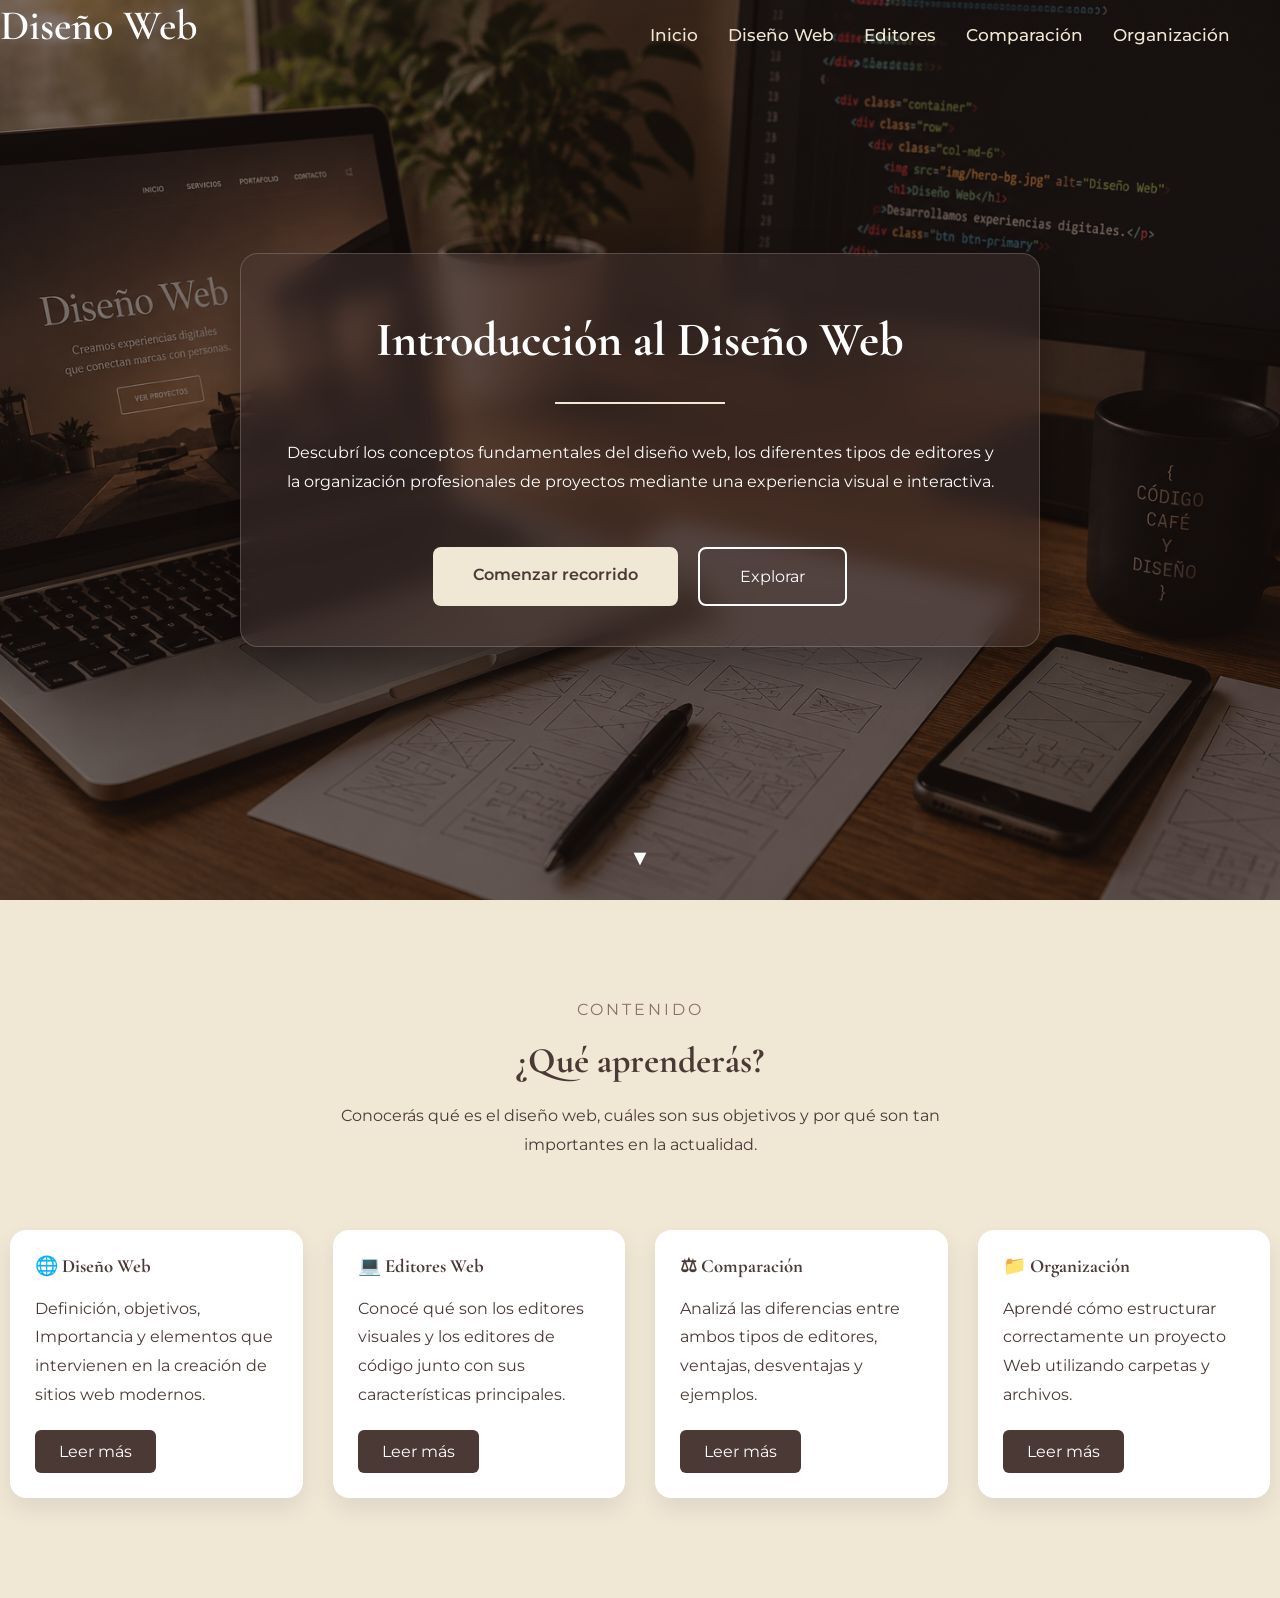
<file: index.html>
<!DOCTYPE html>
<html lang="es"> 

<head> 

    <meta charset="UTF-8">
    <meta name="viewport" content="width=device-width, initial-scale=1.0">

    <title>Introducción al Diseño Web</title>

    <link rel="stylesheet" href="css/estilos.css">

    <link rel="preconnect" href="https://fonts.googleapis.com">

    <link rel="preconnect" href="https://fonts.gstatic.com" crossorigin>

    <link href="https://fonts.googleapis.com/css2?family=Cormorant+Garamond:wght@600;700&family=Montserrat:wght@300;400;500;600&display=swap" rel="stylesheet">
    
</head>

<body>

    <header class="hero">

        <h2 class="logo">
            Diseño Web
        </h2>

        <nav class="menu">

            <a href="index.html" class="btn-nav">Inicio</a>

            <a href="disenoweb.html" class="btn-nav">Diseño Web</a>

            <a href="editores.html" class="btn-nav">Editores</a>

            <a href="comparacion.html" class="btn-nav">Comparación</a>

            <a href="organizacion.html" class="btn-nav">Organización</a>

        </nav>

        <div class="hero-contenido">

            <div class="hero-box">

                <h1>Introducción al Diseño Web</h1>

                <div class="linea"></div>

                <p>
                    Descubrí los conceptos fundamentales del diseño web,
                    los diferentes tipos de editores y la organización 
                    profesionales de proyectos mediante una experiencia
                    visual e interactiva.
                </p>

                <div class="hero-botones">

                    <a href="disenoweb.html" class="btn-principal">
                        Comenzar recorrido 
                    </a>

                    <a href="#contenido" class="btn-secundario">
                        Explorar
                    </a>

                </div>

            </div>

        </div>

        <div class="scroll">

            ▼

        </div>

    </header>

    <section id="contenido" class="contenido">
        <div class="titulo-seccion">

            <span>CONTENIDO</span>

            <h2>¿Qué aprenderás?</h2>

            <p>
                Conocerás qué es el diseño web, cuáles son sus objetivos y por qué son tan importantes en la actualidad.
            </p>

        </div>

        <div class="cards">
            <article class="card">

                <h3>🌐 Diseño Web</h3>


                <p>
                   Definición, objetivos, Importancia y elementos que
                   intervienen en la creación de sitios web modernos. 
                </p>

                <a href="disenoweb.html">Leer más</a>

            </article>

            <article class="card">

                <h3>💻 Editores Web</h3>

                <p>
                    Conocé qué son los editores visuales y los editores
                    de código junto con sus características principales.
                </p>

                <a href="editores.html">Leer más</a>

            </article>

            <article class="card">

                <h3>⚖ Comparación</h3>

                <p>
                    Analizá las diferencias entre ambos tipos de editores,
                    ventajas, desventajas y ejemplos.
                </p>

                <a href="comparacion.html">Leer más</a>

            </article>

            <article class="card">

                <h3>📁 Organización</h3>

                <p>
                    Aprendé cómo estructurar correctamente un proyecto Web
                    utilizando carpetas y archivos.
                </p>

                <a href="organizacion.html">Leer más</a>

            </article>
        </div>
    </section>

</body>

</html>
</file>
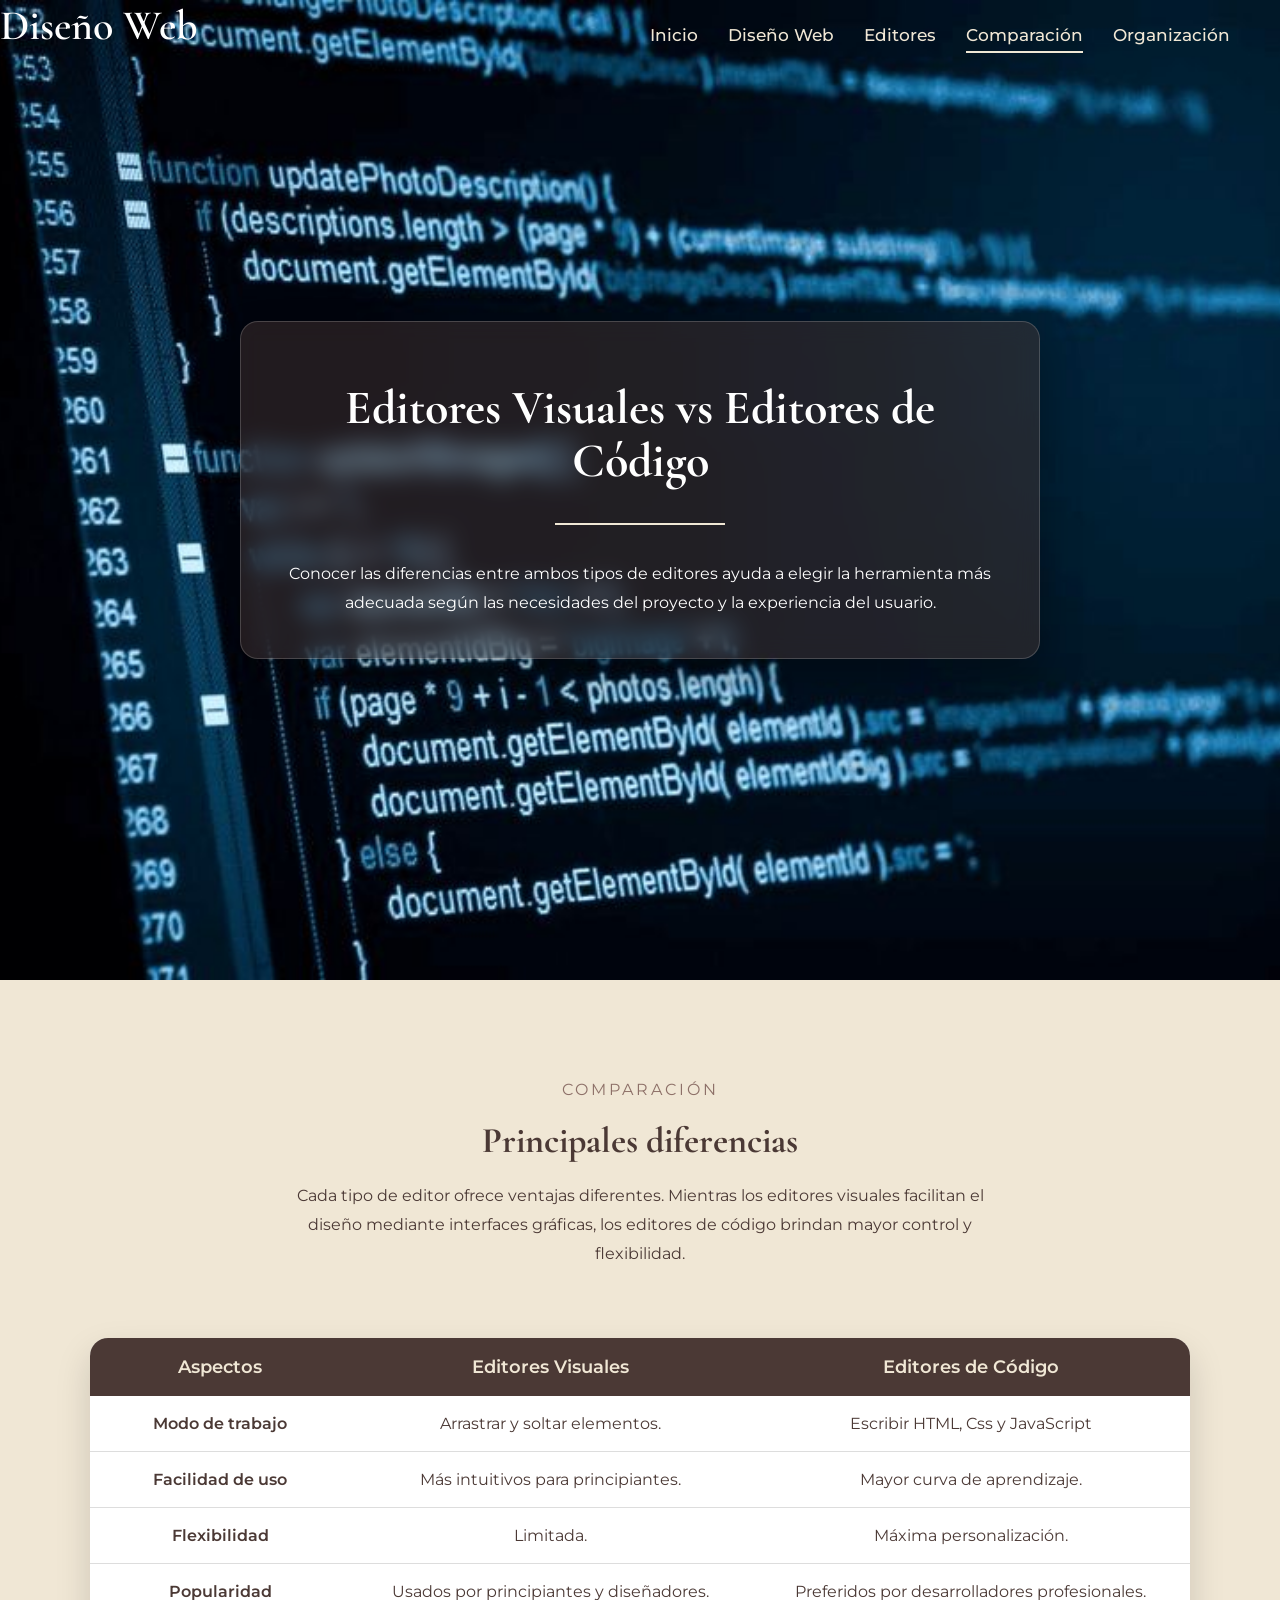
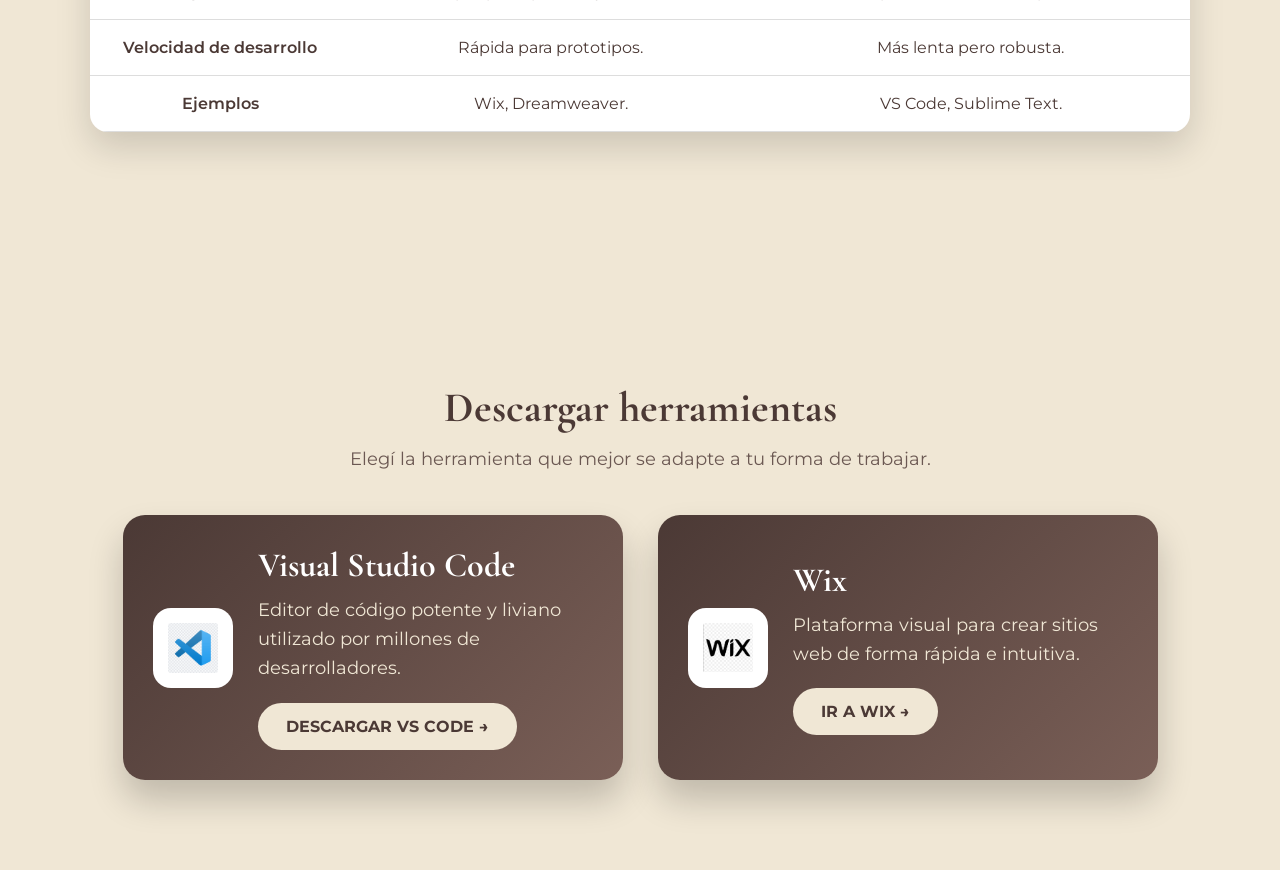
<file: comparacion.html>
<!DOCTYPE html>
<html lang="es">
    <head>
        <meta charset="UTF-8">
        <link rel="preconnect" href="https://fonts.googleapis.com">
        <link rel="preconnect" href="https://fonts.gstatic.com" crossorigin>
        <link href="https://fonts.googleapis.com/css2?family=Cormorant+Garamond:wght@600;700&family=Montserrat:wght@300;400;500;600&display=swap" rel="stylesheet">
        <link rel="stylesheet" href="css/estilos.css">
        <title>Comparación de Editores</title>
        <link rel="stylesheet" href="css/estilos.css">
    </head>

    <body>
        <header class="comparacion-hero">

            <div class="logo">
                Diseño Web
            </div>

            <nav class="menu">
                <a href="index.html" class="btn-nav">Inicio</a>
                <a href="disenoweb.html" class="btn-nav">Diseño Web</a>
                <a href="editores.html" class="btn-nav">Editores</a>
                <a href="comparacion.html" class="btn-nav activo">Comparación</a>
                <a href="organizacion.html" class="btn-nav">Organización</a>
            </nav>

            <div class="hero-contenido">
                <div class="hero-box">
                    <h1>Editores Visuales vs Editores de Código</h1>

                    <div class="linea"></div>

                    <p>
                        Conocer las diferencias entre ambos tipos de editores ayuda a elegir la 
                        herramienta más adecuada según las necesidades del proyecto y la experiencia del usuario.
                    </p>
                </div>
            </div>
        </header>

        <section class="contenido">
            <div class="titulo-seccion">
                <span>COMPARACIÓN</span>

                <h2>Principales diferencias</h2>
                <p>
                    Cada tipo de editor ofrece ventajas diferentes. Mientras los editores visuales facilitan el diseño mediante
                    interfaces gráficas, los editores de código brindan mayor control y flexibilidad.
                </p>
            </div>

            <table class="tabla-comparacion">
                <tr>
                    <th>Aspectos</th>
                    <th>Editores Visuales</th>
                    <th>Editores de Código</th>
                </tr>

                <tr>
                    <td>Modo de trabajo</td>
                    <td>Arrastrar y soltar elementos.</td>
                    <td>Escribir HTML, Css y JavaScript</td>
                </tr>

                <tr>
                    <td>Facilidad de uso</td>
                    <td>Más intuitivos para principiantes.</td>
                    <td>Mayor curva de aprendizaje.</td>
                </tr>

                <tr>
                    <td>Flexibilidad</td>
                    <td>Limitada.</td>
                    <td>Máxima personalización.</td>
                </tr>

                <tr>
                    <td>Popularidad</td>
                    <td>Usados por principiantes y diseñadores.</td>
                    <td>Preferidos por desarrolladores profesionales.</td>
                </tr>

                <tr>
                    <td>Velocidad de desarrollo</td>
                    <td>Rápida para prototipos.</td>
                    <td>Más lenta pero robusta.</td>
                </tr>

                <tr>
                    <td>Ejemplos</td>
                    <td>Wix, Dreamweaver.</td>
                    <td>VS Code, Sublime Text.</td>
                </tr>
            </table>
        </section>

        <section class="descargas">
            <h2>Descargar herramientas</h2>

            <p>
                Elegí la herramienta que mejor se adapte a tu forma de trabajar.
            </p>

            <div class="cards-descarga">

                <div class="card-descarga">
                    <img src="img/vscode-logo.png" alt="VS Code">

                    <div class="info-descarga">
                        <h3>Visual Studio Code</h3>

                        <p>
                            Editor de código potente y liviano utilizado por millones de desarrolladores.
                        </p>

                        <a href="https://code.visualstudio.com/download" target="_blank">
                        DESCARGAR VS CODE →
                        </a>
                    </div>
                </div>

                <div class="card-descarga">
                    <img src="img/wix-logo.png" alt="Wix">

                    <div class="info-descarga">
                        <h3>Wix</h3>

                        <p>
                            Plataforma visual para crear sitios web de forma rápida e intuitiva.
                        </p>

                        <a href="https://www.wix.com/" target="_blank">
                        IR A WIX →
                        </a>
                    </div>
                </div>
            </div>
        </section>
    </body>
</html>
</file>
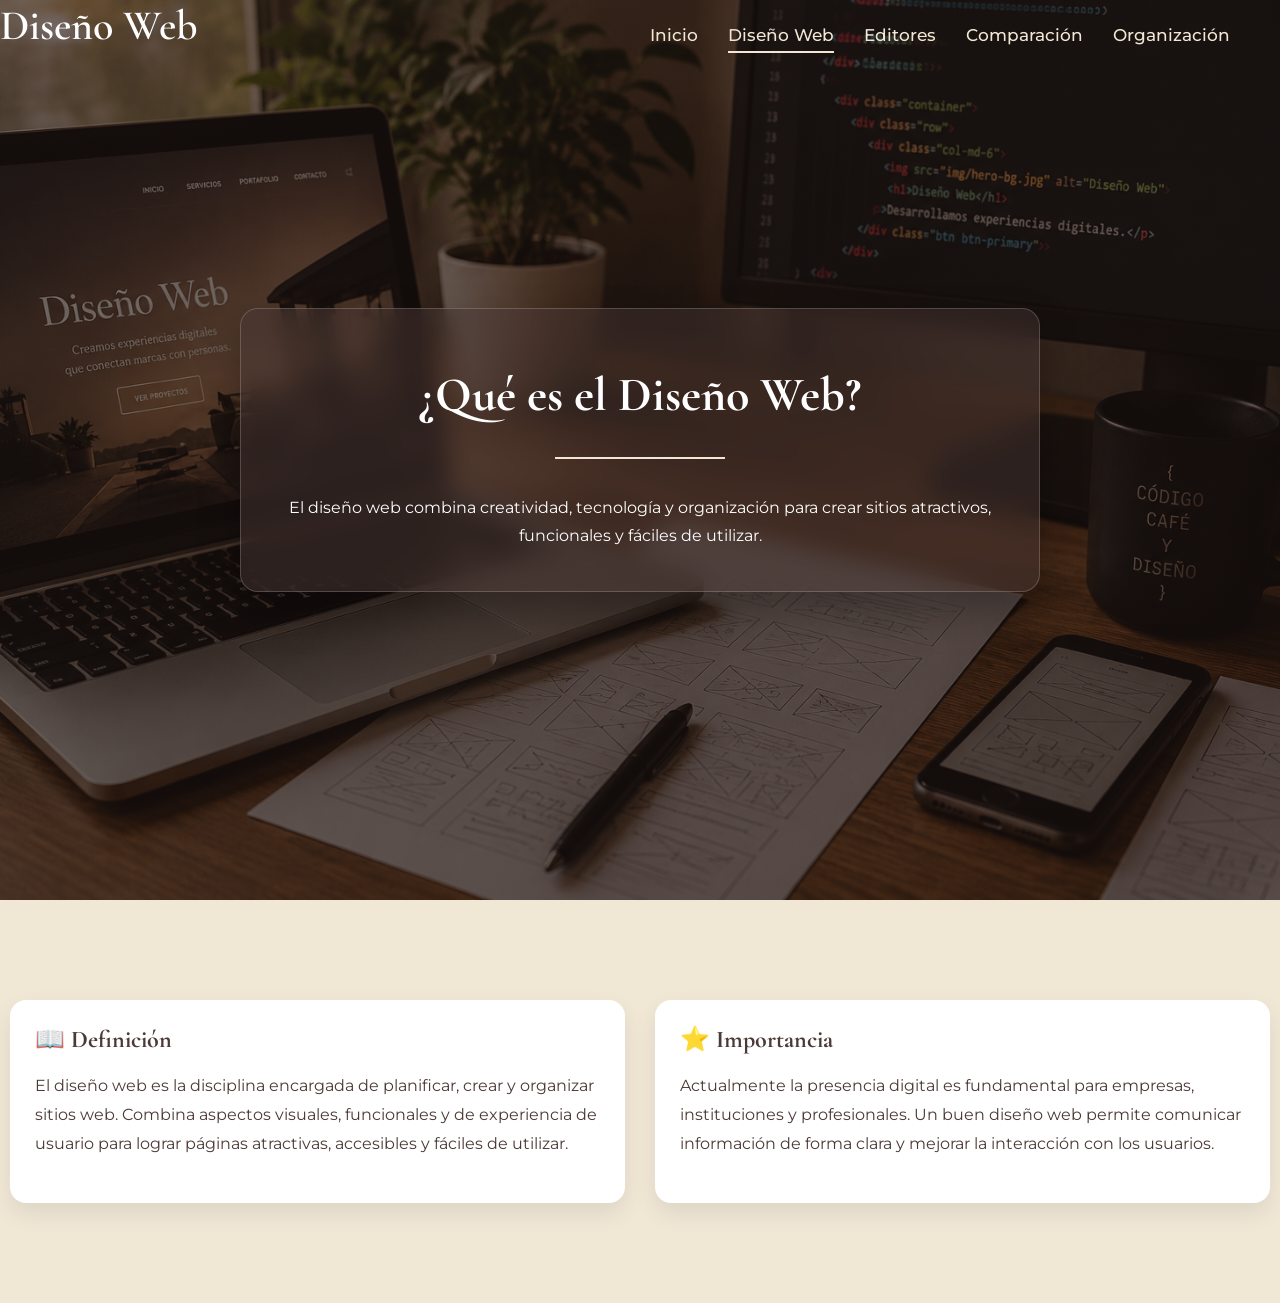
<file: disenoweb.html>
<!DOCTYPE html>
<html lang="es">
    <head>
        <meta charset="UTF-8">

        <title>Diseño Web</title>

        <link rel="stylesheet" href="css/estilos.css">

        <link rel="preconnect" href="https://fonts.googleapis.com">
        <link rel="preconnect" href="https://fonts.gstatic.com" crossorigin>

        <link href="https://fonts.googleapis.com/css2?family=Cormorant+Garamond:wght@600;700&family=Montserrat:wght@300;400;500;600&display=swap" rel="stylesheet">

    </head>

    <body>
        <header class="diseno-hero">
            <div class="logo">
                Diseño Web
            </div>

            <nav class="menu">
                <a href="index.html" class="btn-nav">Inicio</a>
                <a href="disenoweb.html" class="btn-nav activo">Diseño Web</a>
                <a href="editores.html" class="btn-nav">Editores</a>
                <a href="comparacion.html" class="btn-nav">Comparación</a>
                <a href="organizacion.html" class="btn-nav">Organización</a>
            </nav>

            <div class="hero-contenido">
                <div class="hero-box">

                    <h1>¿Qué es el Diseño Web?</h1>

                    <div class="linea"></div>

                    <p>
                        El diseño web combina creatividad, tecnología y organización
                        para crear sitios atractivos, funcionales y fáciles de utilizar.
                    </p>

                </div>
            </div>

        </header>

        <section class="contenido">
            <div class="cards">

                <div class="card">

                    <h2>📖 Definición</h2>

                    <p>
                     El diseño web es la disciplina encargada de planificar,
                     crear y organizar sitios web. Combina aspectos visuales,
                     funcionales y de experiencia de usuario para lograr páginas
                     atractivas, accesibles y fáciles de utilizar.
                    </p>

                    
                </div>

                <div class="card">
                    <h2>⭐ Importancia</h2>

                    <p>
                     Actualmente la presencia digital es fundamental para empresas,
                     instituciones y profesionales. Un buen diseño web permite
                     comunicar información de forma clara y mejorar la interacción 
                     con los usuarios. 
                    </p>

                </div>
            </div>
        </section>
    </body>
</html>
</file>
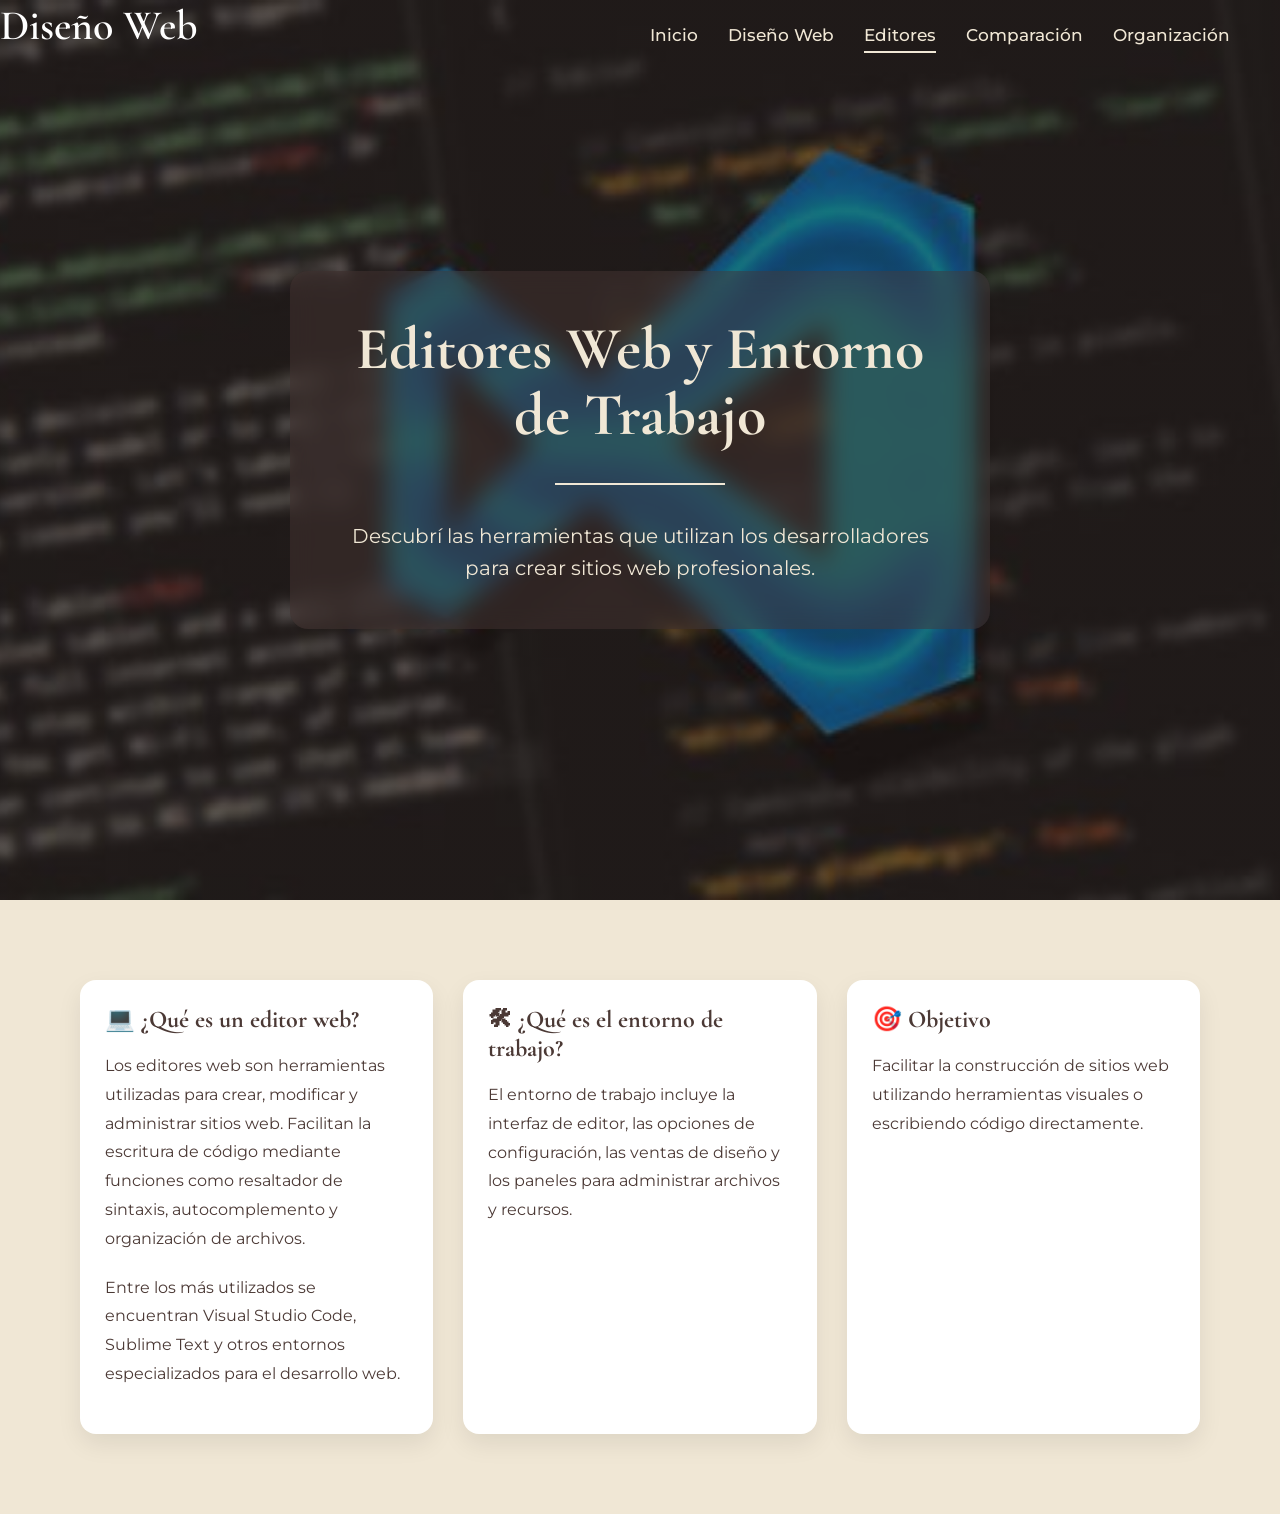
<file: editores.html>
<!DOCTYPE html>
<html lang="es">
    <head>
        <meta charset="UTF-8">
        <link rel="preconnect" href="https://fonts.googleapis.com">
        <link rel="preconnect" href="https://fonts.gstatic.com" crossorigin>
        <link href="https://fonts.googleapis.com/css2?family=Cormorant+Garamond:wght@600;700&family=Montserrat:wght@300;400;500;600&display=swap" rel="stylesheet">
        <title>Editores Web</title>
        <link rel="stylesheet" href="css/estilos.css">
    </head>

    <body>
        <header class="editores-hero">

            <div class="overlay">
                <h1>Editores Web y Entorno de Trabajo</h1>

                <div class="linea"></div>

                <p>
                    Descubrí las herramientas que utilizan los desarrolladores
                    para crear sitios web profesionales.
                </p>
            </div>
        </header>

        <nav class="menu">
            
            <div class="logo">
                Diseño Web
            </div>

            <a href="index.html" class="btn-nav">Inicio</a>
            <a href="disenoweb.html" class="btn-nav">Diseño Web</a>
            <a href="editores.html" class="btn-nav activo">Editores</a>
            <a href="comparacion.html" class="btn-nav">Comparación</a>
            <a href="organizacion.html" class="btn-nav">Organización</a>
        </nav>

        <main class="contenedor">

            <div class="cards">
                <article class="card">
                    <h2>💻 ¿Qué es un editor web?</h2>
                    <p>
                    Los editores web son herramientas utilizadas para crear,
                    modificar y administrar sitios web. Facilitan la escritura
                    de código mediante funciones como resaltador de sintaxis,
                    autocomplemento y organización de archivos.
                    </p>

                    <p>
                    Entre los más utilizados se encuentran Visual Studio Code, 
                    Sublime Text y otros entornos especializados para el desarrollo web.
                    </p>
                </article>
            

                <article class="card">
                    <h2>🛠 ¿Qué es el entorno de trabajo?</h2>
                    <p>
                    El entorno de trabajo incluye la interfaz de editor,
                    las opciones de configuración, las ventas de diseño 
                    y los paneles para administrar archivos y recursos.
                    </p>
                </article>

                <article class="card">
                    <h2>🎯 Objetivo</h2>
                    <p>
                    Facilitar la construcción de sitios web utilizando
                    herramientas visuales o escribiendo código directamente.
                    </p>
                </article>
            </div>
        </main>
    </body>
</html>
</file>
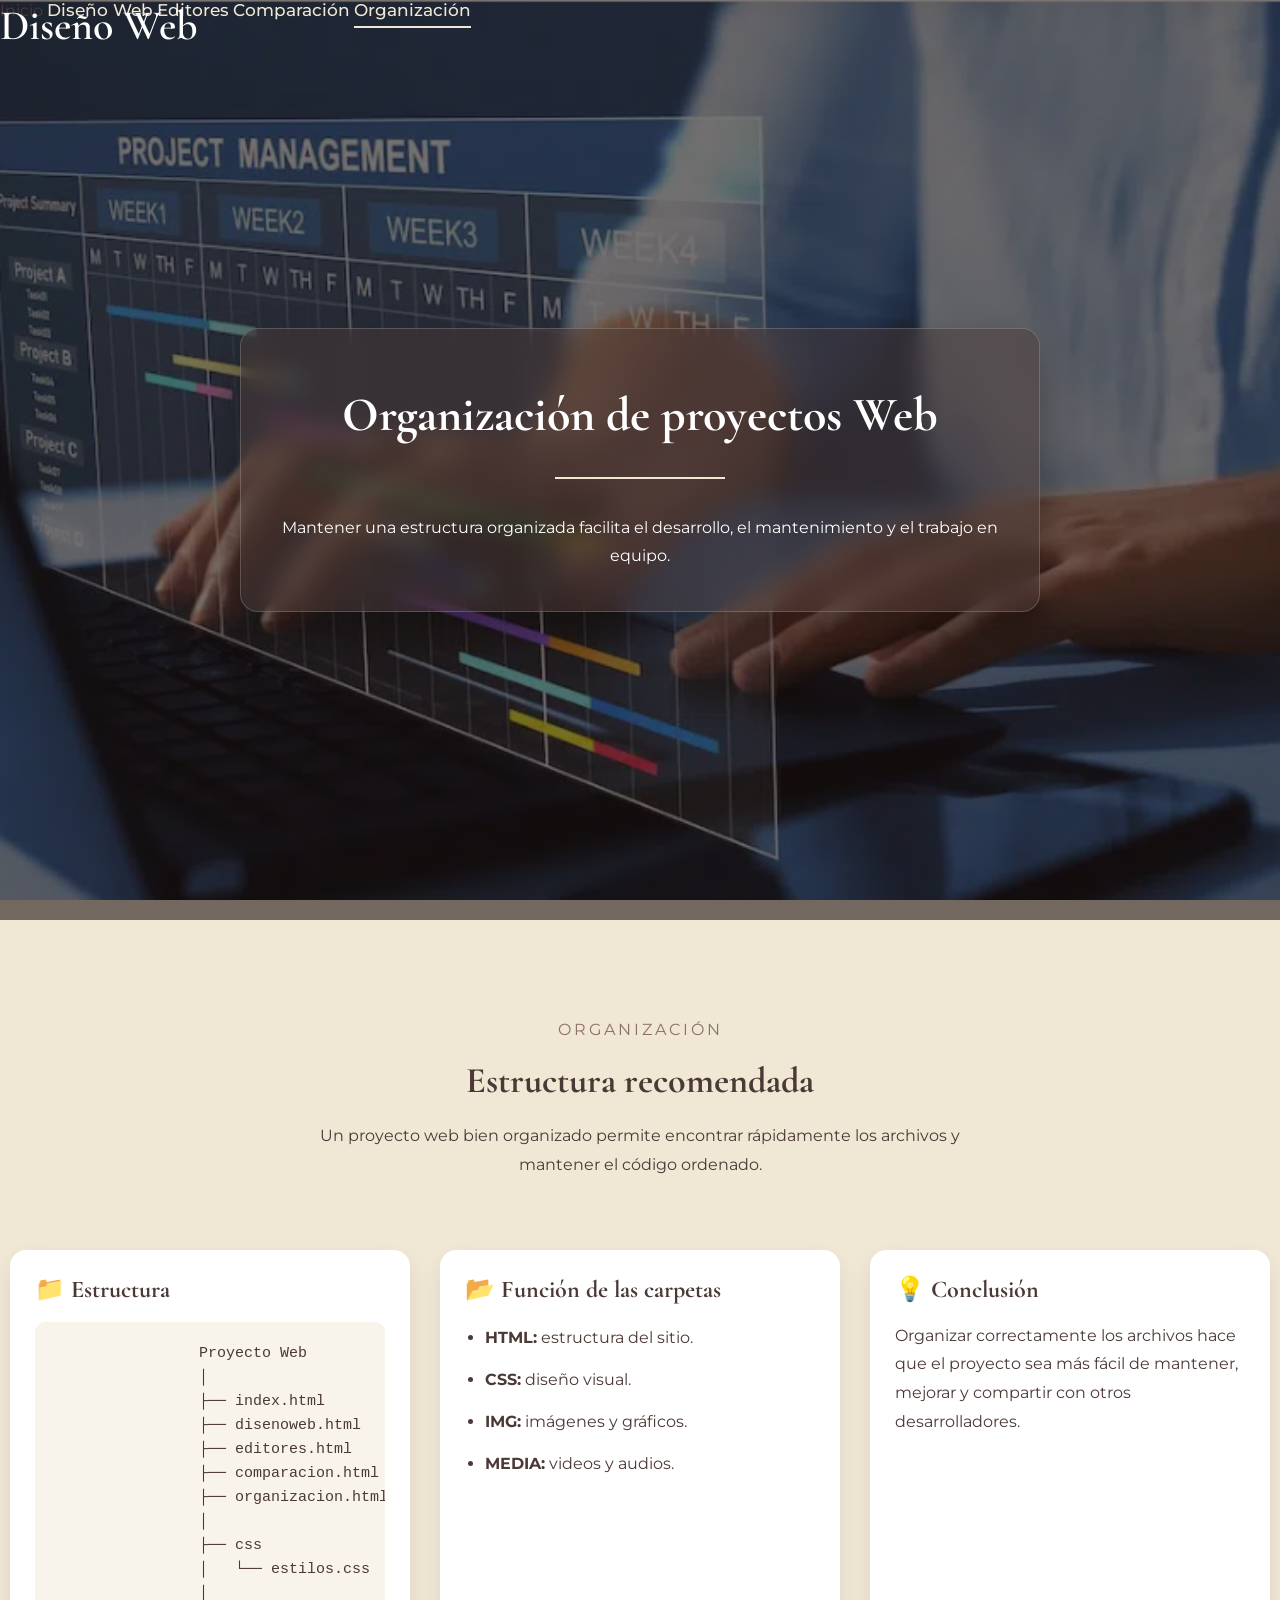
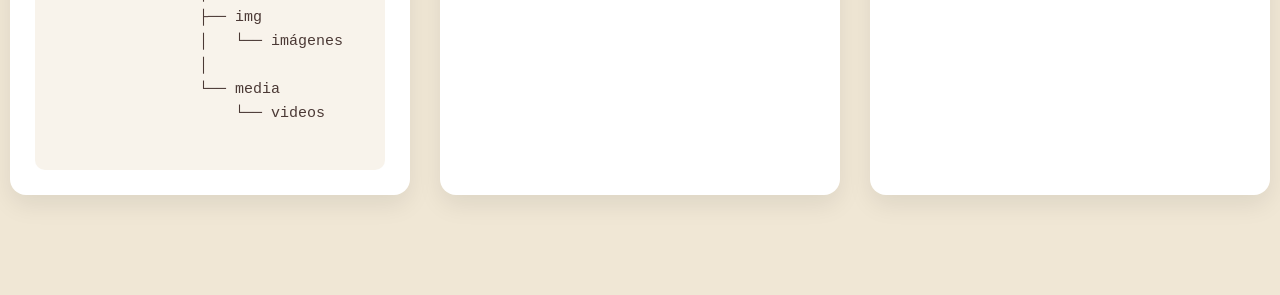
<file: organizacion.html>
<!DOCTYPE html>
<html lang="es">
    <head>
        <meta charset="UTF-8">
        <link rel="preconnect" href="https://fonts.googleapis.com">
        <link rel="preconnect" href="https://fonts.gstatic.com" crossorigin>
        <link href="https://fonts.googleapis.com/css2?family=Cormorant+Garamond:wght@600;700&family=Montserrat:wght@300;400;500;600&display=swap" rel="stylesheet">
        <link rel="stylesheet" href="css/estilos.css">
        <title>Organización de Proyectos</title>
        <link rel="stylesheet" href="css/estilos.css">
    </head>
    
    <body>
        <header class="organizacion-hero">
            <div class="logo">
                Diseño Web
            </div>

            <nav class="menu>
                <a href="index.html" class="btn-nav">Inicio</a>
                <a href="disenoweb.html" class="btn-nav">Diseño Web</a>
                <a href="editores.html" class="btn-nav">Editores</a>
                <a href="comparacion.html" class="btn-nav">Comparación</a>
                <a href="organizacion.html" class="btn-nav activo">Organización</a>
            </nav>

            <div class="hero-contenido">
                <div class="hero-box">

                    <h1>Organización de proyectos Web</h1>

                    <div class="linea"></div>

                    <p>
                        Mantener una estructura organizada facilita el desarrollo,
                        el mantenimiento y el trabajo en equipo.
                    </p>
                </div>
            </div>
        </header>

        <section class="contenido">
            <div class="titulo-seccion">

                <span>ORGANIZACIÓN</span>

                <h2>Estructura recomendada</h2>

                <p>
                    Un proyecto web bien organizado permite encontrar rápidamente los archivos y mantener el código ordenado.
                </p>

            </div>

            <div class="cards">
                <div class="card">
                    <h2>📁 Estructura</h2>
                <pre>
                Proyecto Web
                │
                ├── index.html
                ├── disenoweb.html
                ├── editores.html
                ├── comparacion.html
                ├── organizacion.html
                │
                ├── css
                │   └── estilos.css
                │
                ├── img
                │   └── imágenes
                │
                └── media
                    └── videos
                </pre>
                </div>

                <div class="card">
                    <h2>📂 Función de las carpetas</h2>

                    <ul>
                        <li><strong>HTML:</strong> estructura del sitio.</li>
                        <li><strong>CSS:</strong> diseño visual.</li>
                        <li><strong>IMG:</strong> imágenes y gráficos.</li>
                        <li><strong>MEDIA:</strong> videos y audios.</li>
                    </ul>
                </div>

                <div class="card">
                    <h2>💡 Conclusión</h2>

                    <p>
                        Organizar correctamente los archivos hace que el proyecto sea 
                        más fácil de mantener, mejorar y compartir con otros desarrolladores.
                    </p>
                </div>
            </div>
        </section>
    </body>
</html>
</file>
<file: css/estilos.css>
*{
    margin: 0;
    padding: 0;
    box-sizing: border-box;
}

html{
    scroll-behavior: smooth;
}

body{
    font-family:'Montserrat', sans-serif;
    background: #F0E7D5;
    color: #4B3935;
    overflow-x: hidden;
}

.hero{
    min-height: 100vh;

    background: 
    linear-gradient(rgba(30,20,18,.55), rgba(30,20,18,.55)),
    url("../img/Diseno-Web.jpg");

    background-size: cover;
    background-position: center;
    background-repeat: no-repeat;

    position: relative;
}

.menu{
    display: flex;
    justify-content: flex-end;
    gap: 30px;
    padding: 20px;
    position: fixed;
    top: 0;
    right: 0;
    width: 100%;
    padding: 25px 50px;
    z-index: 1000;
}

.btn-nav{
    color: #F0E7D5;
    text-decoration: none;
    font-size: 17px;
    font-weight: 500;
    padding-bottom: 6px;
    transition: .3s;
    border-bottom: 2px solid transparent;
}

.btn-nav:hover,
.btn-nav.activo{
    border-bottom: 2px solid #F0E7D5;
}

.logo{
    position: absolute;
    top: 0;
    left: 0;
    color: white;
    font-family: 'Cormorant Garamond', serif;
    font-size: 42px;
    font-weight: 600;
}

.hero-contenido{
    min-height: 100vh;
    display: flex;
    justify-content: center;
    align-items: center;
    padding: 40px;
}

.hero-box{
    max-width: 800px;
    padding: 40px;
    background: rgba(75,57,53,.45);
    backdrop-filter: blur(12px);
    border: 1px solid rgba(255,255,255,.18);
    border-radius: 18px;
    text-align: center;
    box-shadow: 0 20px 40px rgba(0,0,0,.30);
}

.hero-box h1{
    margin-top: 20px;
    font-family: 'Cormorant Garamond', serif;
    color:white;
    font-size: 48px;
    line-height: 1.1;
}

.linea{
    width: 170px;
    height: 2px;
    background: #F0E7D5;
    margin: 35px auto;
}

.hero-box p{
    color: white;
    font-size: 16px;
    line-height: 1.8;
    margin: auto;
}

.hero-botones{
    display: flex;
    margin-top: 50px;
    justify-content: center;
    gap: 20px;
}

.btn-principal{
    background: #F0E7D5;
    color: #4B3935;
    text-decoration: none;
    padding: 18px 40px;
    border-radius: 8px;
    font-weight: 600;
    transition: .3s;
}

.btn-principal:hover{
    transform: translateY(-4px);
    background: white;
}

.btn-secundario{
    border: 2px solid white;
    color: white;
    text-decoration: none;
    padding: 18px 40px;
    border-radius: 8px;
    transition: .3s;
}

.btn-secundario:hover{
    background: white;
    color:#4B3935;
}


.scroll{
    position: absolute;
    bottom: 25px;
    left: 50%;
    transform: translateX(-50%);
    color: white;
    font-size: 30px;
    animation: seta 1.8s infinite;
}

@keyframes seta{
0%{
    transform: translate(-50%,0);
}


50%{
    transform: translate(-50%,12px);
}

100%{
    transform: translate(-50%,0);
}    
}

.contenido{
    padding: 100px 10px;
}

.titulo-seccion{

    text-align: center;
    margin-bottom: 70px;
}

.titulo-seccion span{
    color:#8d7068;
    letter-spacing: 3px;
}

.titulo-seccion h2{
    font-size: 36px;
    margin: 20px 0;
    font-family: 'Cormorant Garamond', serif;
}

.titulo-seccion p{
    max-width: 700px;
    margin: auto;
    line-height: 1.8;
}

.cards{
    display: grid;
    grid-template-columns: repeat(auto-fit,minmax(250px,1fr));
    gap: 30px;
}

.card{
    background: white;
    border-radius: 16px;
    padding: 25px;
    box-shadow:0 10px 25px rgba(0,0,0,.08);
    transition: .3s;
}

.card:hover{
    transform: translateY(-8px);
}

.card h2, .card h3{
    font-family: 'Cormorant Garamond', serif;
    margin-bottom: 18px;
}

.card p{
    line-height: 1.8;
    margin-bottom: 20px;
    font-size: 16px;
}

.card a{
    display: inline-block;
    text-decoration: none;
    color: white;
    background: #4B3935;
    padding: 12px 24px;
    border-radius: 6px;
}

.card a:hover{
    background: #2d201d;
}

.comparacion-hero {
  min-height: 100vh;
  background: url("../img/programacion.jpg") center/cover no-repeat;
  display: flex;
  justify-content: center;
  align-items: center;
  padding: 40px;
}

.organizacion-hero{
  min-height: 100vh;
  background:
  linear-gradient(rgba(30,20,18,.60), rgba(30,20,18,.60)),
  url("../img/Gestion-de-proyectos.jpg") center/cover no-repeat fixed;
  position: relative;
}

.editores-hero {
  min-height: 100vh;
  background: 
  linear-gradient(rgba(30,20,18,.55),rgba(30,20,18,.55)),
  url("../img/vscode.jpg");
  background-size: cover;
  background-position: center;
  background-repeat: no-repeat;
  display: flex;
  justify-content: center;
  align-items: center;
}

.editores-hero .overlay{
  width: 700px;
  background: rgba(75,57,53,.45);
  padding: 45px;
  backdrop-filter: blur(12px);
  border-radius: 18px;
  text-align: center;
}

.editores-hero h1 {
  font-family: 'Cormorant Garamond', serif;
  color: #F0E7D5;
  font-size: 60px;
  line-height: 1.1;
  margin-bottom: 20px;
}

.editores-hero p {
  color: #F0E7D5;
  font-size: 20px;
  line-height: 1.6;
}

.card h2 {
  display: flex;
  align-items: center;
  gap: 8px;
  transition: transform .3s, color .3s;
}

.card:hover h2 {
  transform: scale(1.08);
  color: #8d7068;
}

.contenedor{
    max-width: 1200px;
    margin: auto;
    padding: 80px 40px;
}

.diseno-hero{
    min-height:100vh;

    background:
    linear-gradient(rgba(30,20,18,.60),rgba(30,20,18,.60)),
    url("../img/Diseno-Web.jpg");

    background-size:cover;

    background-position:center;

    background-repeat:no-repeat;

    position:relative;
}

pre{

    background:#F8F3EB;

    padding:20px;

    border-radius:10px;

    margin-top:15px;

    overflow:auto;

    line-height:1.6;

    font-size:15px;

    color:#4B3935;
}

.card ul{

    padding-left:20px;

    line-height:2;
}

.card ul li{

    margin-bottom:10px;
}

.tabla-comparacion{

    width:90%;
    max-width:1100px;
    margin:60px auto;
    border-collapse:collapse;
    background:white;
    border-radius:18px;
    overflow:hidden;
    box-shadow:0 15px 35px rgba(0,0,0,.15);

}

.tabla-comparacion th{

    background:#4B3935;
    color:#F0E7D5;
    padding:18px;
    font-size:18px;
    font-weight: 600;

}

.tabla-comparacion td{

    padding:18px;
    border-bottom:1px solid #ddd;
    text-align:center;

}

.tabla-comparacion tr:hover{

    background:#F8F3EB;
    transition: .3s;

}

.tabla-comparacion th:first-child,
.tabla-comparacion td:first-child{
    font-weight: 600;
}

.descargas{
    width:90%;
    max-width:1200px;
    margin:90px auto;
    text-align:center;
}

.descargas h2{
    font-family:'Cormorant Garamond', serif;
    font-size:42px;
    color:#4B3935;
    margin-bottom:15px;
}

.descargas p{
    font-size:18px;
    color:#6b5852;
    margin-bottom:45px;
}

.cards-descarga{
    display:flex;
    justify-content:center;
    gap:35px;
    flex-wrap:wrap;
}

.card-descarga{
    width:500px;
    background:linear-gradient(135deg,#4B3935,#7A5F57);
    border-radius:22px;
    padding:30px;
    display:flex;
    align-items:center;
    gap:25px;
    box-shadow:0 20px 35px rgba(0,0,0,.20);
    transition:.35s;
}

.card-descarga:hover{
    transform:translateY(-10px);
    box-shadow:0 25px 45px rgba(0,0,0,.30);
}

.card-descarga img{
    width:80px;
    height:80px;
    background:white;
    padding:15px;
    border-radius:18px;
    object-fit: contain;
}

.info-descarga{
    text-align:left;
    color:white;
}

.info-descarga h3{
    font-family:'Cormorant Garamond', serif;
    font-size:34px;
    margin-bottom:10px;
}

.info-descarga p{
    color:#F0E7D5;
    line-height:1.6;
    margin-bottom:20px;
}

.info-descarga a{
    display:inline-block;
    padding:14px 28px;
    background:#F0E7D5;
    color:#4B3935;
    text-decoration:none;
    border-radius:30px;
    font-weight:bold;
    transition:.3s;
}

.info-descarga a:hover{
    background:white;
    transform:scale(1.05);
}
</file>
